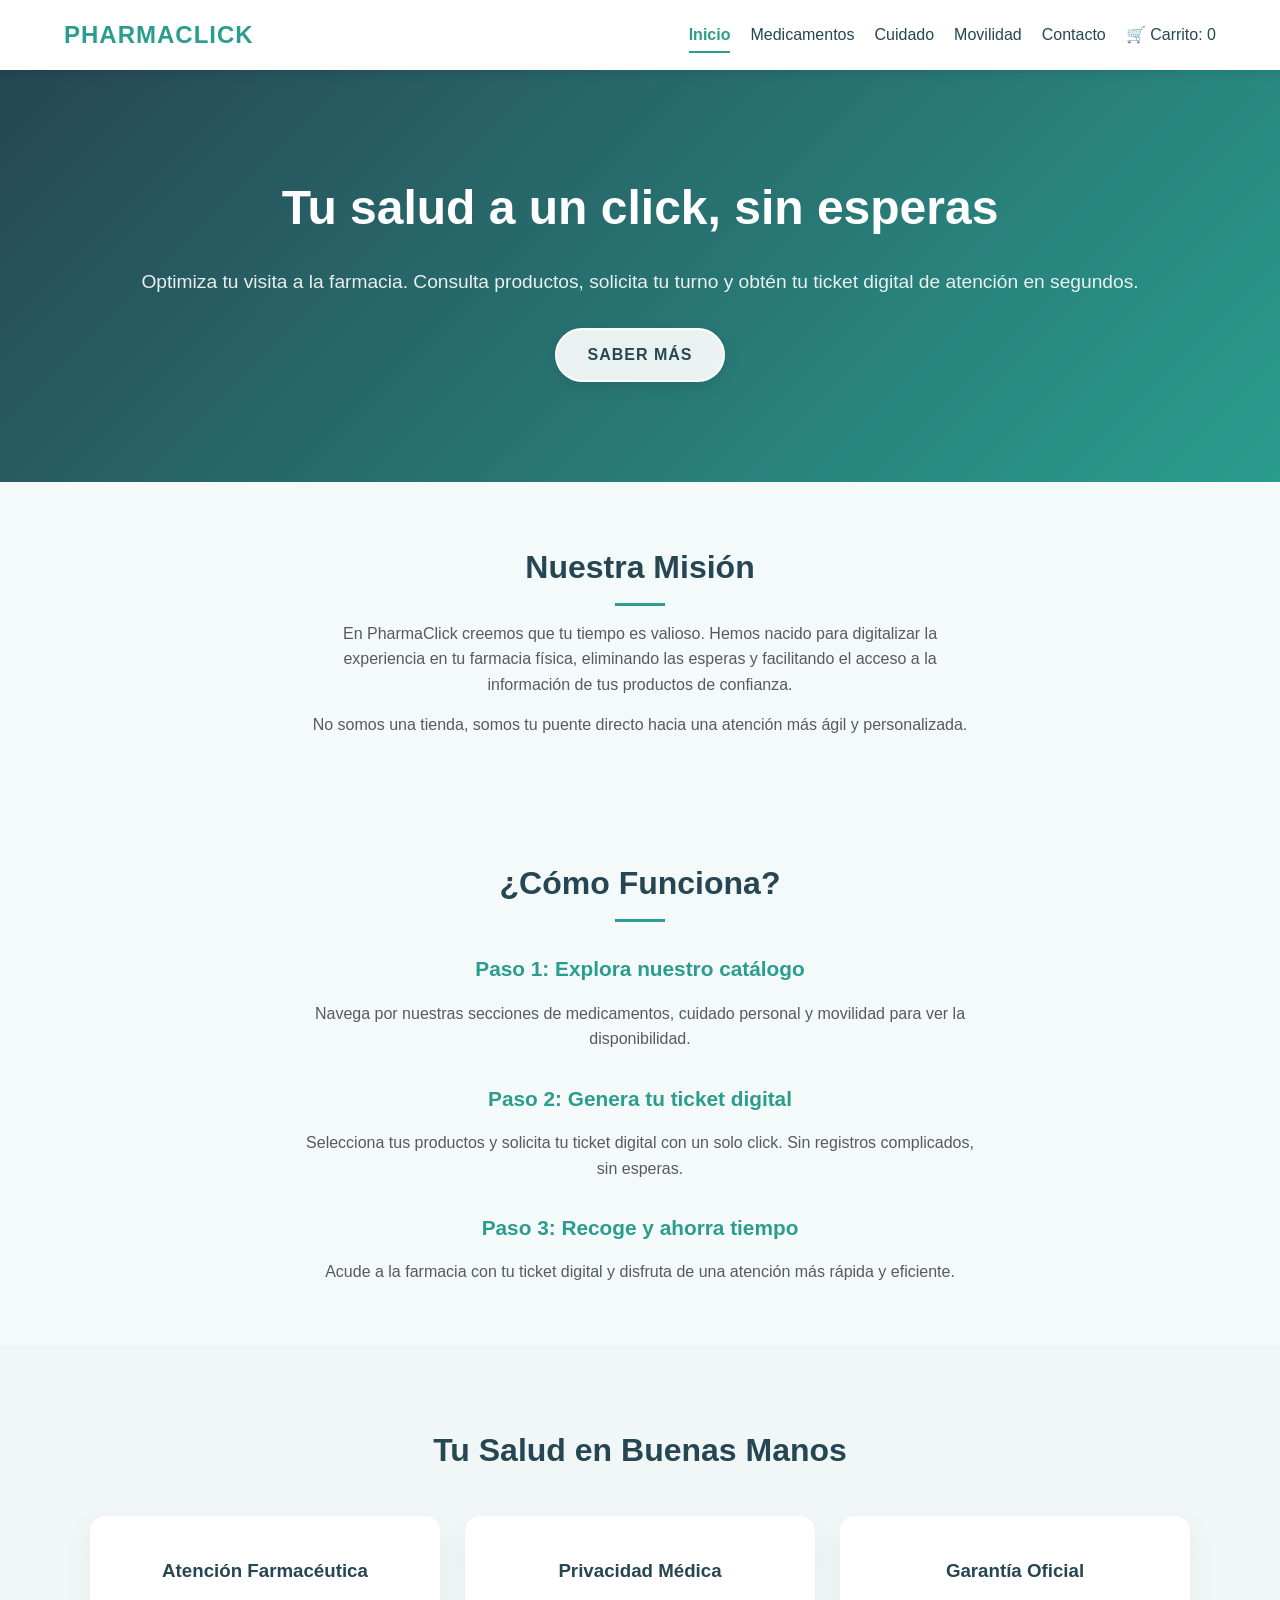
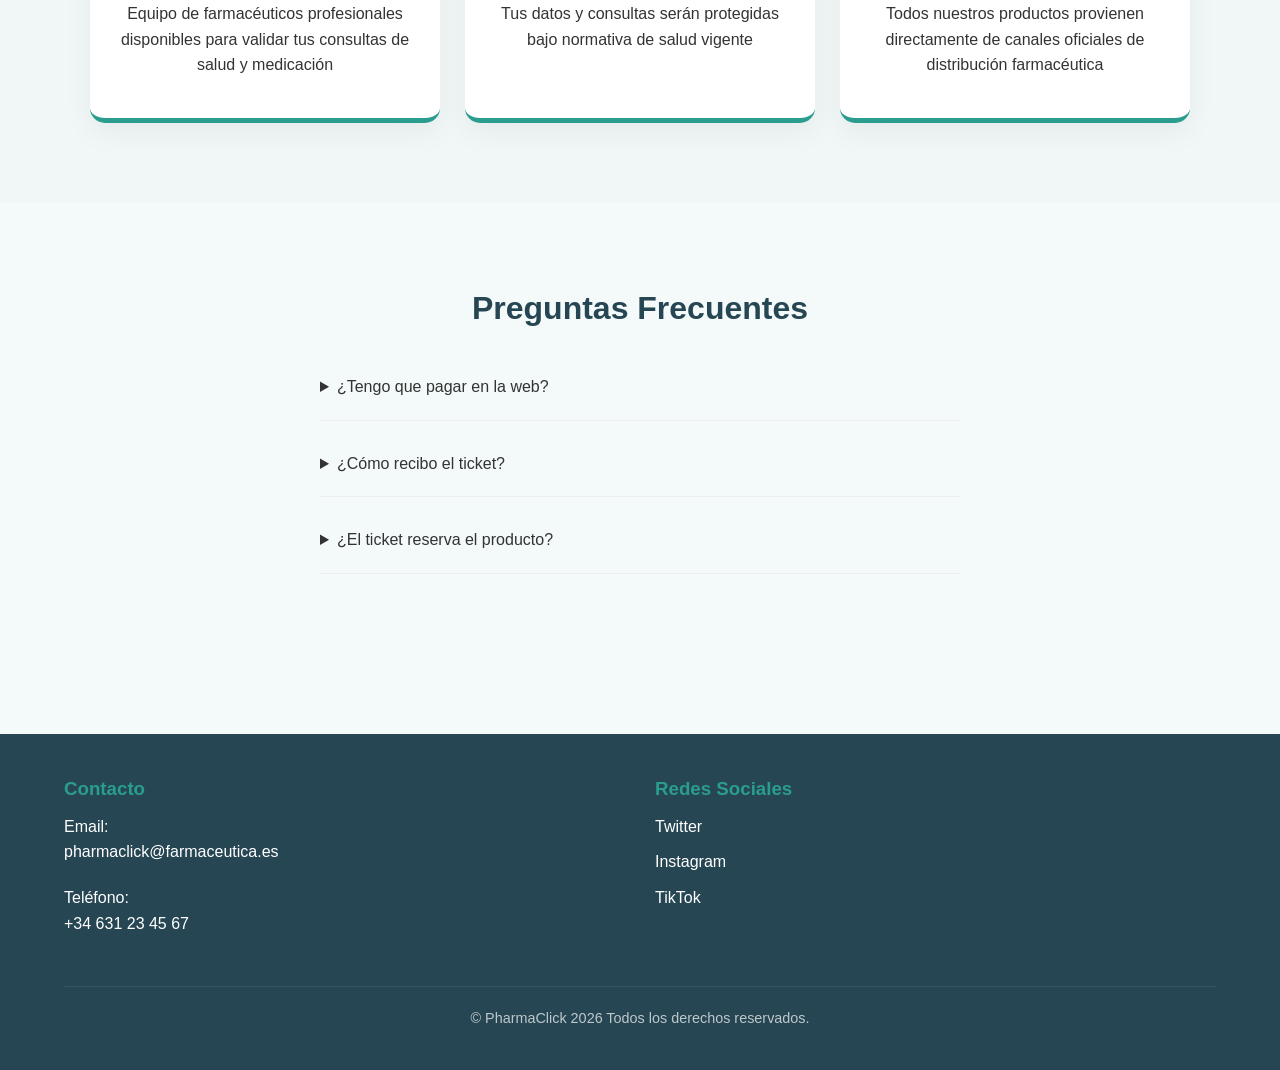
<file: index.html>
<!DOCTYPE html>
<html lang="es">
  <head>
    <meta charset="UTF-8">
    <meta name="viewport" content="width=device-width, initial-scale=1.0">  <!--para que sea responsive-->

    <title>PharmaClick | Tu Salud Sin Esperas</title>

    <meta name="description" content="PharmaClick: tu farmacia online de confianza evita colas largas en tu farmacia"> <!--SEO-->
    <meta name="keywords" content="farmacia, salud, ticket digital, medicamentos">
    <meta name="author" content="Afia Zafar">

    <base href="./"> <!--es la base de las URL, que es la carpeta donde esta todo-->
    <link rel="icon" type="image/png" href="images/PharmaClick-logo.png">
    <link rel="stylesheet" href="CSS/reset.css">
    <link rel="stylesheet" href="CSS/styles.css">
  </head>

<body>
    <header role="banner">
        <div class="logo">
            <a href="index.html">PharmaClick</a>
        </div>
        
        <nav role="navigation" aria-label="Menú principal">
            <ul>
                <li><a href="index.html" class="active">Inicio</a></li>
                <li><a href="medicamentos.html">Medicamentos</a></li>
                <li><a href="cuidado.html">Cuidado</a></li>
                <li><a href="movilidad.html">Movilidad</a></li>
                <li><a href="contacto.html">Contacto</a></li>
                <li><a href="ticket.html">🛒 Carrito: <span id="cart-count">0</span></a></li>
            </ul>
        </nav>
    </header>

    <main role="main" id="main-content">
        
        <section class="hero" aria-labelledby="hero-title">
            <h1 id="hero-title">Tu salud a un click, sin esperas</h1>
            <p>Optimiza tu visita a la farmacia. Consulta productos, solicita tu turno y obtén tu ticket digital de atención en segundos.</p>
            <a href="#mision" class="btn-cta">Saber más</a>        
        </section>

        <section id="mision" aria-labelledby="mision-titulo">
            <h2 id="mision-titulo">Nuestra Misión</h2>
            <p>En PharmaClick creemos que tu tiempo es valioso. Hemos nacido para digitalizar la experiencia en tu farmacia física, eliminando las esperas y facilitando el acceso a la información de tus productos de confianza.</p>
            <p>No somos una tienda, somos tu puente directo hacia una atención más ágil y personalizada.</p>
        </section>

        <section id="funcion" aria-labelledby="funcion-titulo">
            <h2 id="funcion-titulo">¿Cómo Funciona?</h2>
            <ol>
                <li>
                    <strong>Paso 1: Explora nuestro catálogo</strong>
                    <p>Navega por nuestras secciones de medicamentos, cuidado personal y movilidad para ver la disponibilidad.</p>

                </li>
                <li>
                    <strong>Paso 2: Genera tu ticket digital</strong>
                    <p>Selecciona tus productos y solicita tu ticket digital con un solo click. Sin registros complicados, sin esperas.</p>
                </li>
                <li>
                    <strong>Paso 3: Recoge y ahorra tiempo</strong>
                    <p>Acude a la farmacia con tu ticket digital y disfruta de una atención más rápida y eficiente.</p>
                </li>
            </ol>
        </section>

        <section id="confianza" aria-labelledby="confianza-titulo">
            <h2 id="confianza-titulo">Tu Salud en Buenas Manos</h2>
            <div class="confianza-grid">
                <article class="confianza-card">
                    <h3>Atención Farmacéutica</h3>
                    <p>Equipo de farmacéuticos profesionales disponibles para validar tus consultas de salud y medicación</p>
                </article>

                <article class="confianza-card">
                    <h3>Privacidad Médica</h3>
                    <p>Tus datos y consultas serán protegidas bajo normativa de salud vigente</p>
                </article>

                <article class="confianza-card">
                    <h3>Garantía Oficial</h3>
                    <p>Todos nuestros productos provienen directamente de canales oficiales de distribución farmacéutica</p>
                </article>
            </div>
        </section>

        <section id="faq" aria-labelledby="faq-titulo">
            <h2 id="faq-titulo">Preguntas Frecuentes</h2>
            <div class="faq-container">
                <details class="faq-item">
                    <summary>¿Tengo que pagar en la web?</summary>
                    <p>No, PharmaClick es gratuito. El pago de tus productos se realiza siempre en el mostrador de la farmacia al recoger tu pedido, así como presentar las recetas, si es el caso</p>
                </details>

                <details class="faq-item">
                    <summary>¿Cómo recibo el ticket?</summary>
                    <p>Al finalizar, se generará un código único en la pantalla, con la lista de productos seleccionados. Puedes hacerle una captura de pantalla o descargarlo como PDF para mostrarlo al llegar a la farmacia.</p>
                </details>

                <details class="faq-item">
                    <summary>¿El ticket reserva el producto?</summary>
                    <p>El ticket garantiza tu turno prioritario. La disponibilidad final se confirma en el establecimiento según el stock en tiempo real.</p>
                </details>
            </div>
        </section>

    </main>

    <footer role="contentinfo">
        <div class="footer-grid">
            <section>
                <h3>Contacto</h3>
                <p>Email: <a href="mailto:pharmaclick@farmaceutica.es">pharmaclick@farmaceutica.es</a></p>

                <p>Teléfono: <a href="tel:+34631234567">+34 631 23 45 67</a></p>
            </section>
            <section>
                <h3>Redes Sociales</h3>
                <a href="https://twitter.com/..." target="_blank" rel="noopener noreferrer" aria-label="Twitter">Twitter</a>
                <a href="https://www.instagram.com/?hl=es" target="_blank" rel="noopener noreferrer" aria-label="Instagram">Instagram</a>
                <a href="https://www.tiktok.com/es-419/" target="_blank" rel="noopener noreferrer" aria-label="TikTok">TikTok</a>                
            </section>
        </div>
        <p class="copyright">&copy; PharmaClick 2026 Todos los derechos reservados.</p>
    </footer>

    <script src="JS/script.js"></script>

</body>
</html>
</file>
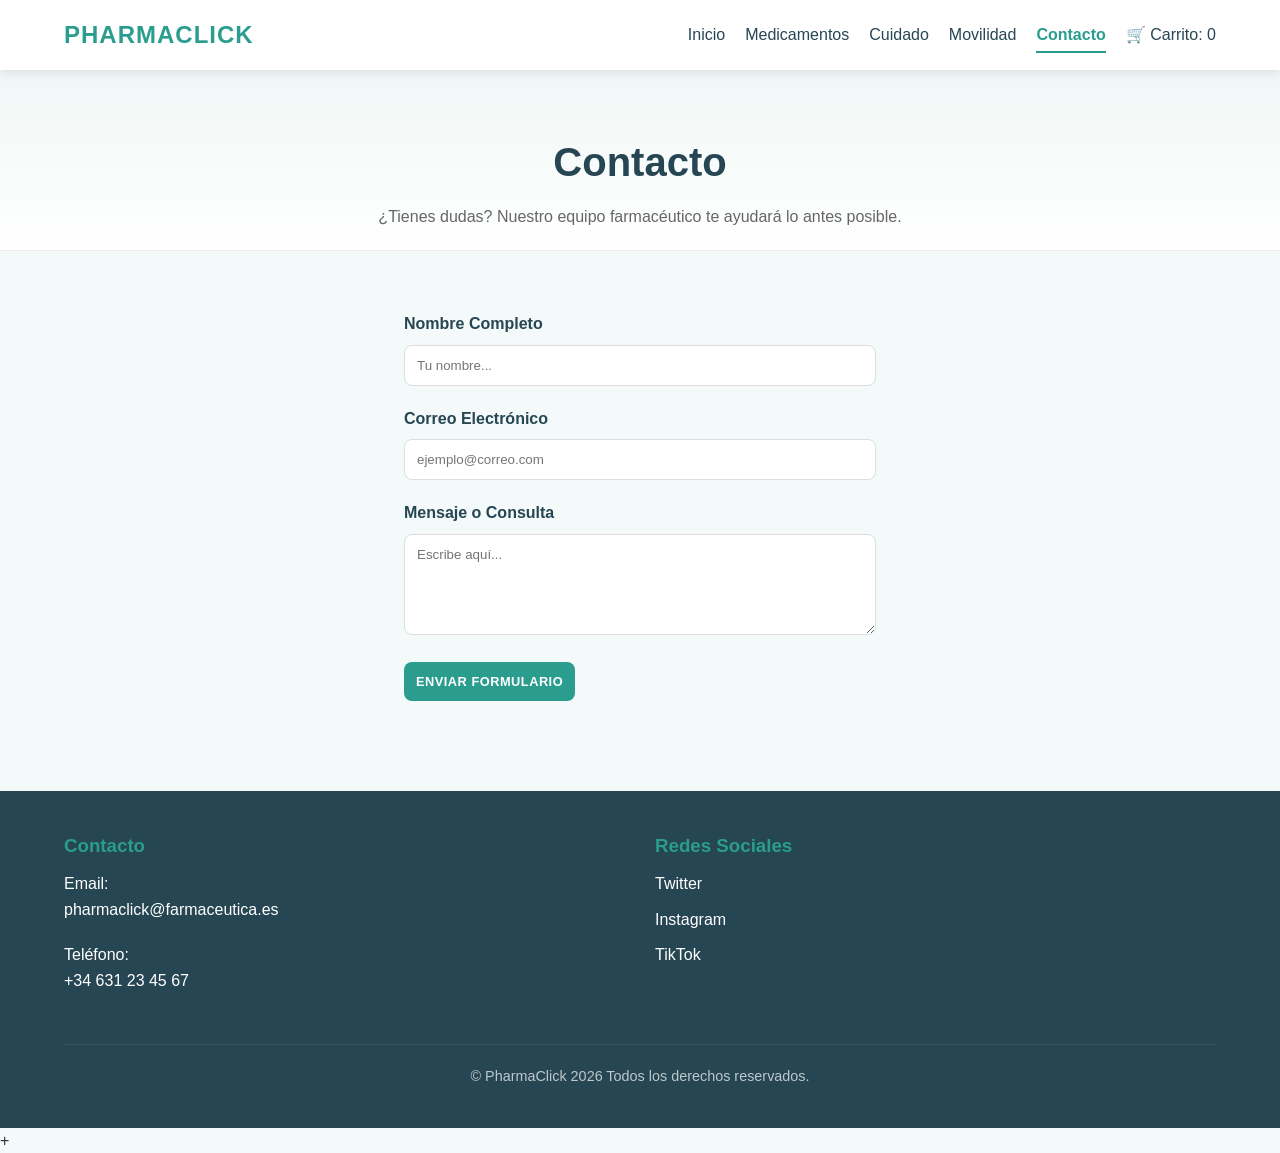
<file: contacto.html>
<!DOCTYPE html>
<html lang="es">
  <head>
    <meta charset="UTF-8">
    <meta name="viewport" content="width=device-width, initial-scale=1.0">  <!--para que sea responsive-->

    <title>Contacto | Tu Salud Sin Esperas</title>

    <meta name="description" content="PharmaClick: tu farmacia online de confianza evita colas largas en tu farmacia"> <!--SEO-->
    <meta name="keywords" content="farmacia, salud">
    <meta name="author" content="Afia Zafar">

    <base href="./"> <!--es la base de las URL, que es la carpeta donde esta todo-->
    <link rel="icon" type="image/png" href="images/PharmaClick-logo.png">
    <link rel="stylesheet" href="CSS/reset.css">
    <link rel="stylesheet" href="CSS/styles.css">
  </head>

<body>
    <header role="banner">
        <div class="logo">
            <a href="index.html">PharmaClick</a>
        </div>
        
        <nav role="navigation" aria-label="Menú principal">
            <ul>
                <li><a href="index.html">Inicio</a></li>
                <li><a href="medicamentos.html">Medicamentos</a></li>
                <li><a href="cuidado.html">Cuidado</a></li>
                <li><a href="movilidad.html">Movilidad</a></li>
                <li><a href="contacto.html" class="active">Contacto</a></li>
                <li><a href="ticket.html">🛒 Carrito: <span id="cart-count">0</span></a></li>
            </ul>
        </nav>
    </header>

    <main role="main" id="main-content">
        <section class="page-header" aria-labelledby="titulo-contacto">
            <h1 id="titulo-contacto">Contacto</h1>
            <p>¿Tienes dudas? Nuestro equipo farmacéutico te ayudará lo antes posible.</p>
        </section>

        <section class="contacto-container">
            <form class="contacto-form" action="#" method="POST">
                <div class="form-group">
                    <label for="nombre">Nombre Completo</label>
                    <input type="text" id="nombre" name="nombre" placeholder="Tu nombre..." required>
                </div>

                <div class="form-group">
                    <label for="email">Correo Electrónico</label>
                    <input type="email" id="email" name="email" placeholder="ejemplo@correo.com" required>
                </div>

                <div class="form-group">
                    <label for="mensaje">Mensaje o Consulta</label>
                    <textarea id="mensaje" name="mensaje" rows="5" placeholder="Escribe aquí..." required></textarea>
                </div>

                <button type="submit" class="btn-add">ENVIAR FORMULARIO</button>
            </form>
        </section>
    </main>

    <footer role="contentinfo">
        <div class="footer-grid">
            <section>
                <h3>Contacto</h3>
                <p>Email: <a href="mailto:pharmaclick@farmaceutica.es">pharmaclick@farmaceutica.es</a></p>

                <p>Teléfono: <a href="tel:+34631234567">+34 631 23 45 67</a></p>
            </section>
            <section>
                <h3>Redes Sociales</h3>
                <a href="https://twitter.com/..." target="_blank" rel="noopener noreferrer" aria-label="Twitter">Twitter</a>
                <a href="https://www.instagram.com/?hl=es" target="_blank" rel="noopener noreferrer" aria-label="Instagram">Instagram</a>
                <a href="https://www.tiktok.com/es-419/" target="_blank" rel="noopener noreferrer" aria-label="TikTok">TikTok</a>                
            </section>
        </div>
        <p class="copyright">&copy; PharmaClick 2026 Todos los derechos reservados.</p>
    </footer>


    <script src="JS/script.js"></script>
    
</body>
</html>







+
</file>
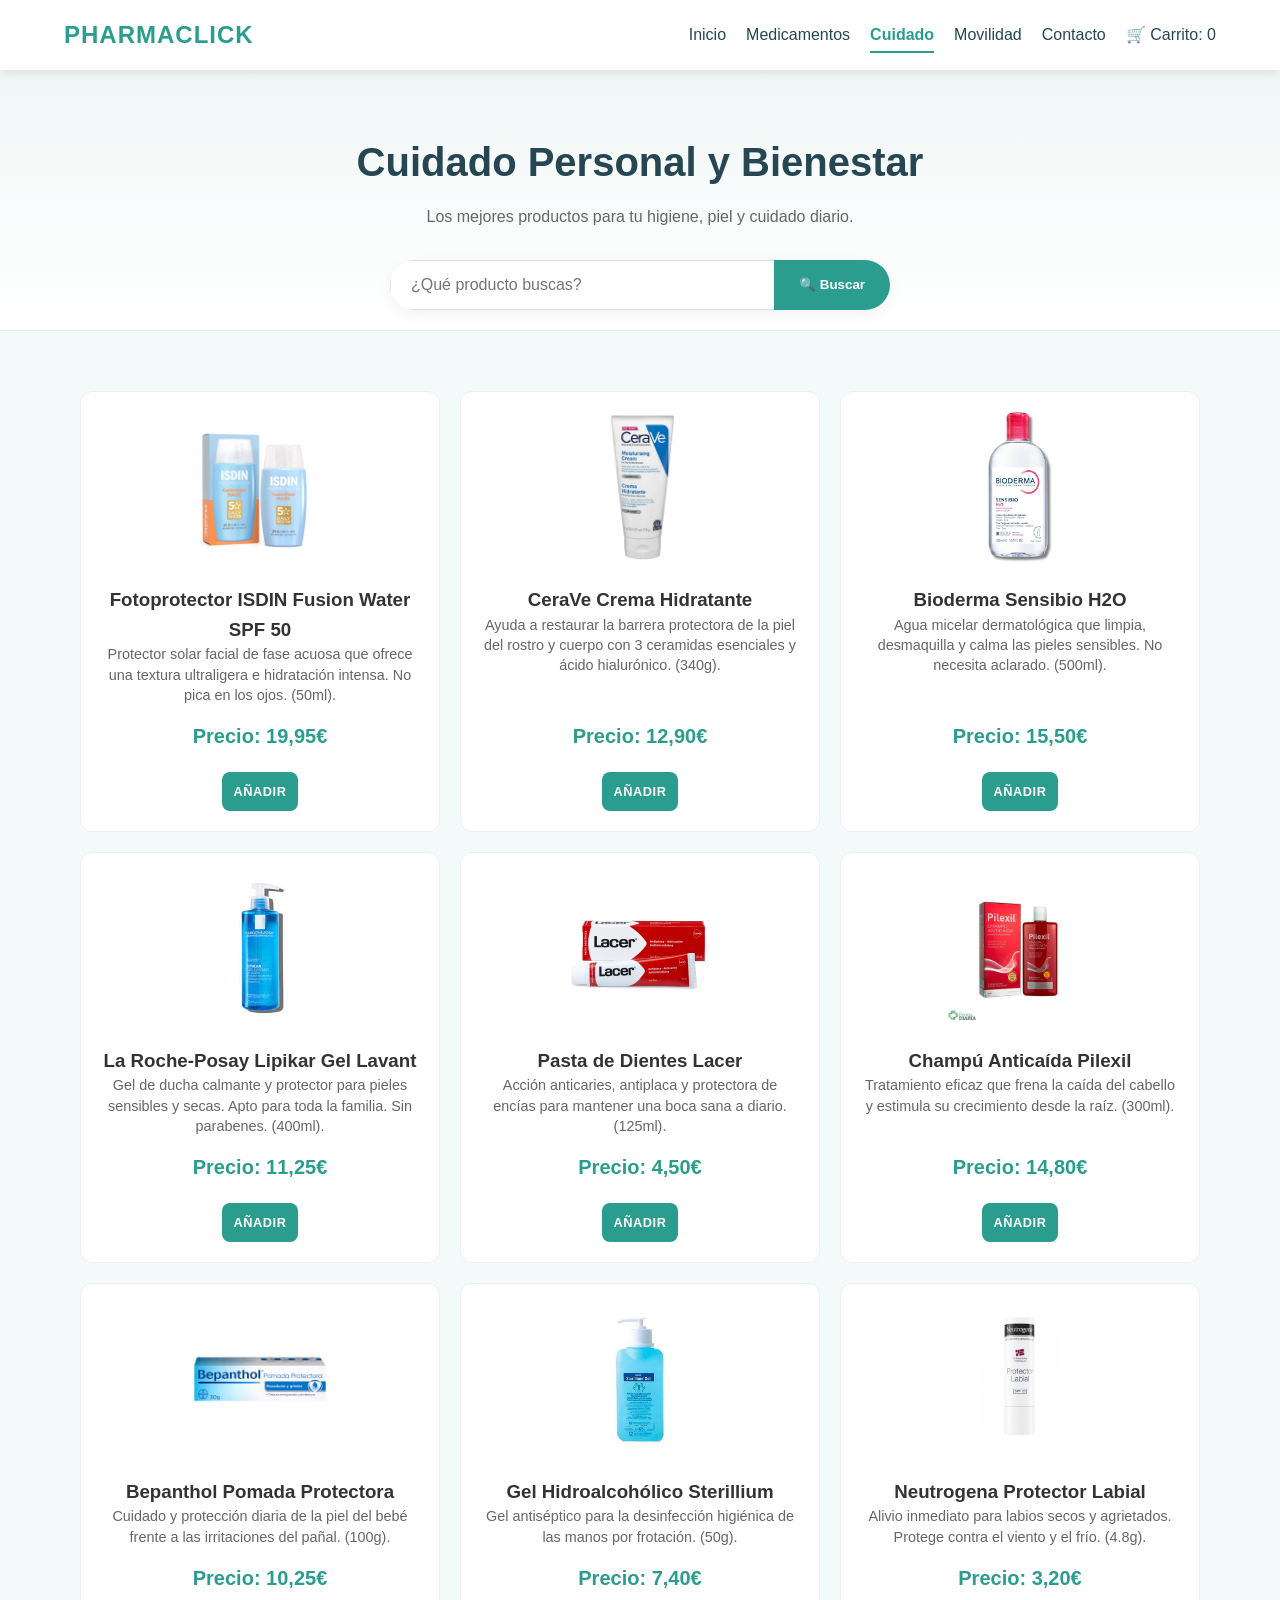
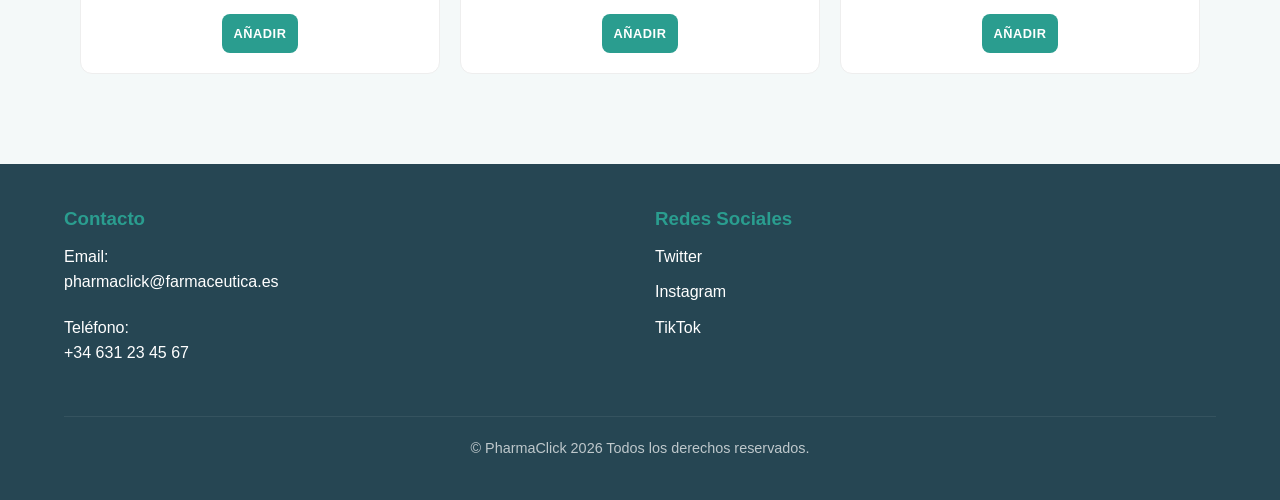
<file: cuidado.html>
<!DOCTYPE html>
<html lang="es">
  <head>
    <meta charset="UTF-8">
    <meta name="viewport" content="width=device-width, initial-scale=1.0">  <!--para que sea responsive-->

    <title>Cuidado | Tu Salud Sin Esperas</title>

    <meta name="description" content="PharmaClick: tu farmacia online de confianza evita colas largas en tu farmacia"> <!--SEO-->
    <meta name="keywords" content="farmacia, salud">
    <meta name="author" content="Afia Zafar">

    <base href="./"> <!--es la base de las URL, que es la carpeta donde esta todo-->
    <link rel="icon" type="image/png" href="images/PharmaClick-logo.png">
    <link rel="stylesheet" href="CSS/reset.css">
    <link rel="stylesheet" href="CSS/styles.css">
  </head>

<body>
    <header role="banner">
        <div class="logo">
            <a href="index.html">PharmaClick</a>
        </div>
        
        <nav role="navigation" aria-label="Menú principal">
            <ul>
                <li><a href="index.html">Inicio</a></li>
                <li><a href="medicamentos.html">Medicamentos</a></li>
                <li><a href="cuidado.html" class="active">Cuidado</a></li>
                <li><a href="movilidad.html">Movilidad</a></li>
                <li><a href="contacto.html">Contacto</a></li>
                <li><a href="ticket.html">🛒 Carrito: <span id="cart-count">0</span></a></li>
            </ul>
        </nav>
    </header>

    <main role="main" id="main-content">
        <section class="page-header" aria-labelledby="titulo-catalogo">
            <h1 id="titulo-catalogo">Cuidado Personal y Bienestar</h1>
            <p>Los mejores productos para tu higiene, piel y cuidado diario.</p>

            <div class="search-container">
                <label for="buscador" class="visually-hidden" style="display: none;">Buscar medicamento:</label>
                <input type="search" id="buscador" onkeyup="buscarProducto()" placeholder="¿Qué producto buscas?">
                <button class="btn-search" aria-label="buscar">🔍 Buscar</button>
            </div>
        </section>

        <section class="catalogo">
            <div class="product-grid">
                <article class="product-card">
                    <figure class="product-image">    
                        <img src="images/cuidado/sun-cream.jpg" alt="Fotoprotector ISDIN Fusion Water SPF 50">
                    </figure>
                    <h3>Fotoprotector ISDIN Fusion Water SPF 50</h3>
                    <p class="product-descr">Protector solar facial de fase acuosa que ofrece una textura ultraligera e hidratación intensa. No pica en los ojos. (50ml).</p>
                    <p class="product-price"><strong>Precio: 19,95€</strong></p>
                    <button class="btn-add" aria-label="Añadir Fotoprotector ISDIN Fusion Water SPF 50">Añadir</button>
                </article>

                <article class="product-card">
                    <figure class="product-image">    
                        <img src="images/cuidado/cerave-crema.jpg" alt="CeraVe Crema Hidratante">
                    </figure>
                    <h3>CeraVe Crema Hidratante</h3>
                    <p class="product-descr">Ayuda a restaurar la barrera protectora de la piel del rostro y cuerpo con 3 ceramidas esenciales y ácido hialurónico. (340g).</p>
                    <p class="product-price"><strong>Precio: 12,90€</strong></p>
                    <button class="btn-add" aria-label="CeraVe Crema Hidratante">Añadir</button>
                </article>

                <article class="product-card">
                    <figure class="product-image">    
                        <img src="images/cuidado/bioderma.jpg" alt="Bioderma Sensibio H2O">
                    </figure>
                    <h3>Bioderma Sensibio H2O</h3>
                    <p class="product-descr">Agua micelar dermatológica que limpia, desmaquilla y calma las pieles sensibles. No necesita aclarado. (500ml).</p>
                    <p class="product-price"><strong>Precio: 15,50€</strong></p>
                    <button class="btn-add" aria-label="Añadir Bioderma Sensibio H2O">Añadir</button>
                </article>

                <article class="product-card">
                    <figure class="product-image">    
                        <img src="images/cuidado/roche-posay.jpeg" alt="La Roche-Posay Lipikar Gel Lavant">
                    </figure>
                    <h3>La Roche-Posay Lipikar Gel Lavant</h3>
                    <p class="product-descr">Gel de ducha calmante y protector para pieles sensibles y secas. Apto para toda la familia. Sin parabenes. (400ml).</p>
                    <p class="product-price"><strong>Precio: 11,25€</strong></p>
                    <button class="btn-add" aria-label="Añadir La Roche-Posay Lipikar Gel Lavant">Añadir</button>
                </article>

                <article class="product-card">
                    <figure class="product-image">    
                        <img src="images/cuidado/PastaDientes.jpg" alt="Pasta de Dientes Lacer">
                    </figure>
                    <h3>Pasta de Dientes Lacer</h3>
                    <p class="product-descr">Acción anticaries, antiplaca y protectora de encías para mantener una boca sana a diario. (125ml).</p>
                    <p class="product-price"><strong>Precio: 4,50€</strong></p>
                    <button class="btn-add" aria-label="Añadir Pasta de Dientes Lacer">Añadir</button>
                </article>

                <article class="product-card">
                    <figure class="product-image">    
                        <img src="images/cuidado/pilexil-champu-anticaida-300ml.jpg" alt="Champú Anticaída Pilexil">
                    </figure>
                    <h3>Champú Anticaída Pilexil</h3>
                    <p class="product-descr">Tratamiento eficaz que frena la caída del cabello y estimula su crecimiento desde la raíz. (300ml).</p>
                    <p class="product-price"><strong>Precio: 14,80€</strong></p>
                    <button class="btn-add" aria-label="Añadir Champú Anticaída Pilexil">Añadir</button>
                </article>

                <article class="product-card">
                    <figure class="product-image">    
                        <img src="images/cuidado/pomadaBebe.jpg" alt="Bepanthol Pomada Protectora">
                    </figure>
                    <h3>Bepanthol Pomada Protectora</h3>
                    <p class="product-descr">Cuidado y protección diaria de la piel del bebé frente a las irritaciones del pañal. (100g).</p>
                    <p class="product-price"><strong>Precio: 10,25€</strong></p>
                    <button class="btn-add" aria-label="Añadir Bepanthol Pomada Protectora">Añadir</button>
                </article>

                <article class="product-card">
                    <figure class="product-image">    
                        <img src="images/cuidado/Sterillium-Gel-Antiseptico-Manos-475-Ml.jpg" alt="Gel Hidroalcohólico Sterillium">
                    </figure>
                    <h3>Gel Hidroalcohólico Sterillium</h3>
                    <p class="product-descr">Gel antiséptico para la desinfección higiénica de las manos por frotación. (50g).</p>
                    <p class="product-price"><strong>Precio: 7,40€</strong></p>
                    <button class="btn-add" aria-label="Añadir Gel Hidroalcohólico Sterillium">Añadir</button>
                </article>

                <article class="product-card">
                    <figure class="product-image">    
                        <img src="images/cuidado/neutrogena-labios-spf20-barra-48gr.png" alt="Neutrogena Protector Labial">
                    </figure>
                    <h3>Neutrogena Protector Labial</h3>
                    <p class="product-descr">Alivio inmediato para labios secos y agrietados. Protege contra el viento y el frío. (4.8g).</p>
                    <p class="product-price"><strong>Precio: 3,20€</strong></p>
                    <button class="btn-add" aria-label="Añadir Neutrogena Protector Labial">Añadir</button>
                </article>
            </div>
        </section>

    </main>

    <footer role="contentinfo">
        <div class="footer-grid">
            <section>
                <h3>Contacto</h3>
                <p>Email: <a href="mailto:pharmaclick@farmaceutica.es">pharmaclick@farmaceutica.es</a></p>

                <p>Teléfono: <a href="tel:+34631234567">+34 631 23 45 67</a></p>
            </section>
            <section>
                <h3>Redes Sociales</h3>
                <a href="https://twitter.com/..." target="_blank" rel="noopener noreferrer" aria-label="Twitter">Twitter</a>
                <a href="https://www.instagram.com/?hl=es" target="_blank" rel="noopener noreferrer" aria-label="Instagram">Instagram</a>
                <a href="https://www.tiktok.com/es-419/" target="_blank" rel="noopener noreferrer" aria-label="TikTok">TikTok</a>                
            </section>
        </div>
        <p class="copyright">&copy; PharmaClick 2026 Todos los derechos reservados.</p>
    </footer>


    <script src="JS/script.js"></script>
    
</body>
</html>
</file>
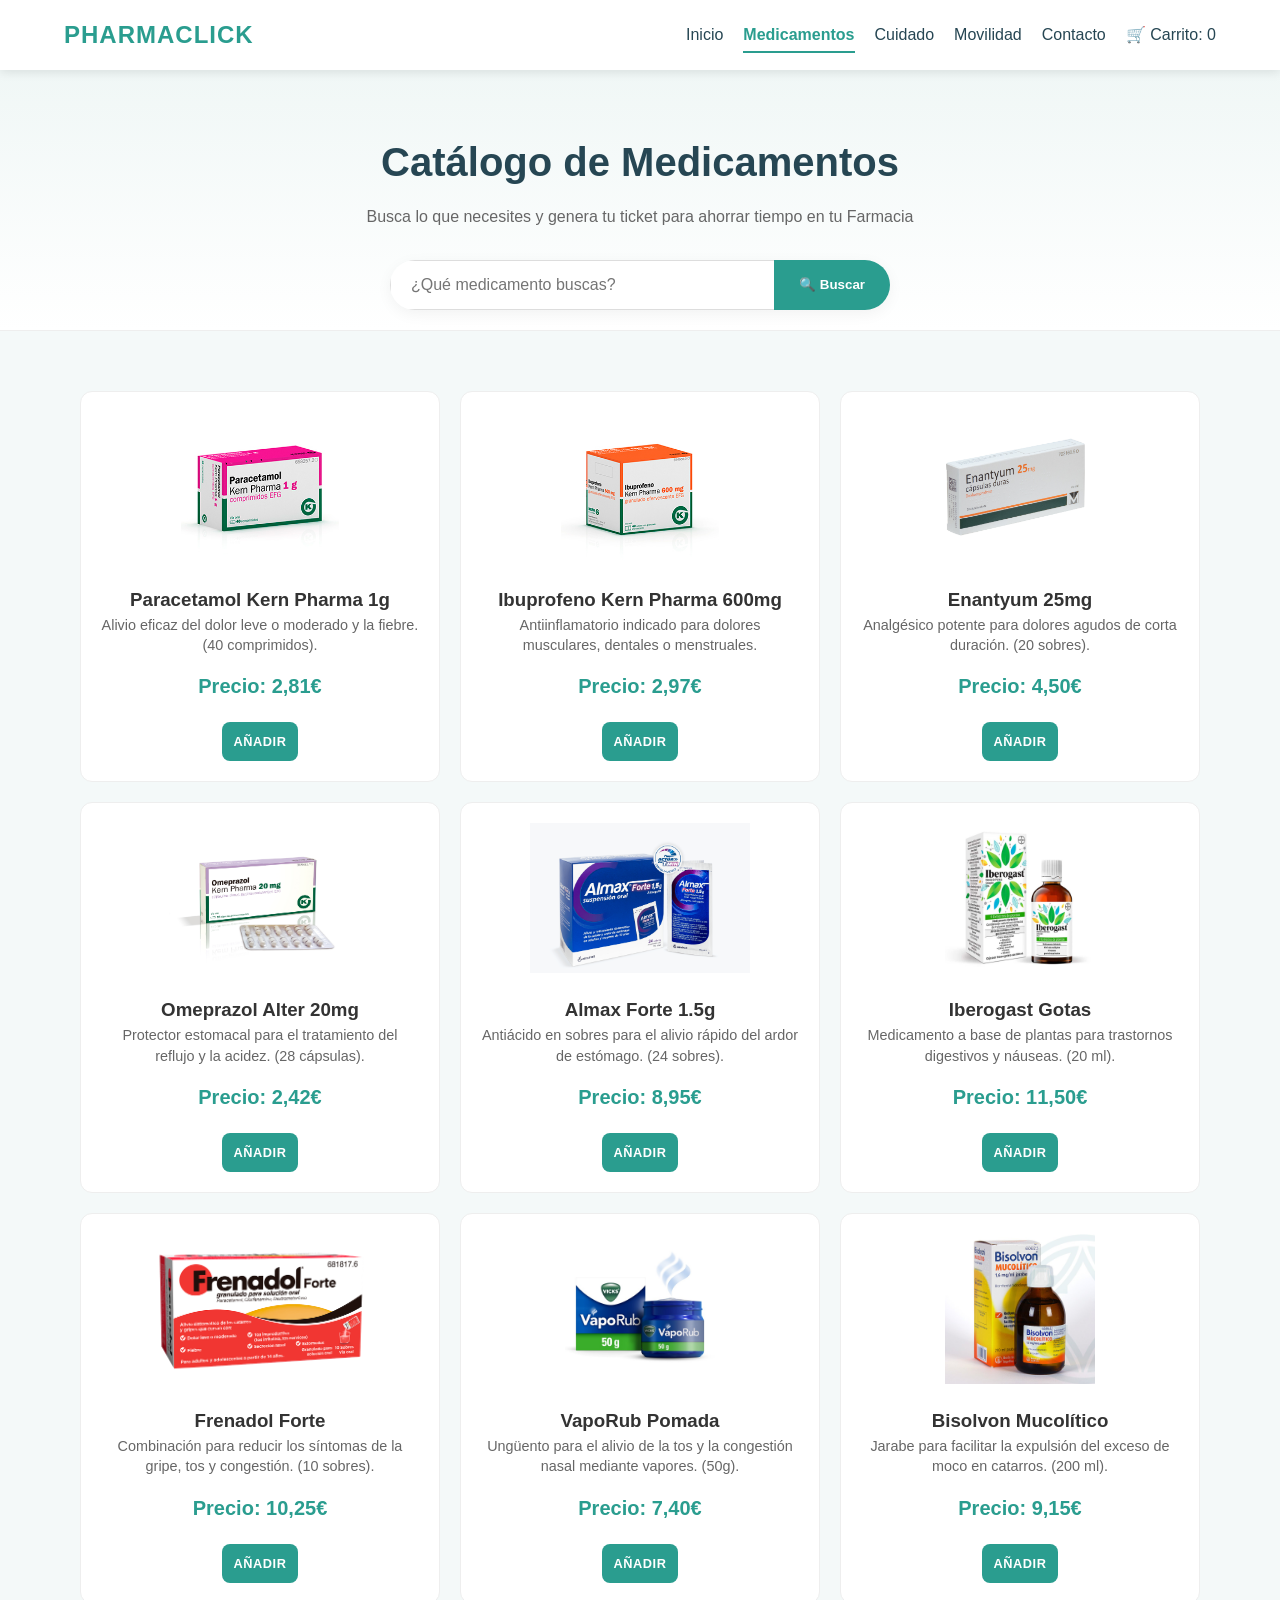
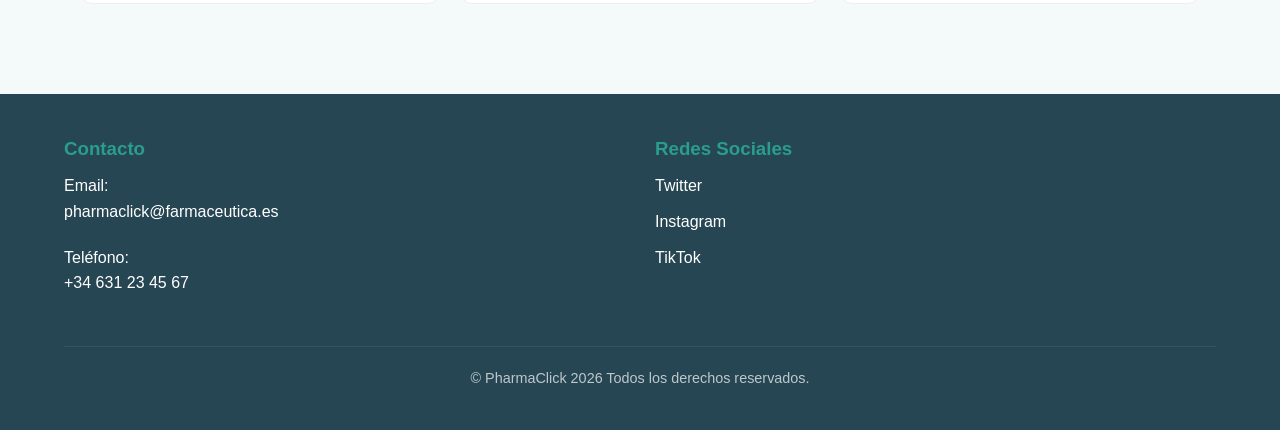
<file: medicamentos.html>
<!DOCTYPE html>
<html lang="es">
  <head>
    <meta charset="UTF-8">
    <meta name="viewport" content="width=device-width, initial-scale=1.0">  <!--para que sea responsive-->

    <title>Medicamentos | Tu Salud Sin Esperas</title>

    <meta name="description" content="PharmaClick: tu farmacia online de confianza evita colas largas en tu farmacia"> <!--SEO-->
    <meta name="keywords" content="farmacia, salud">
    <meta name="author" content="Afia Zafar">

    <base href="./"> <!--es la base de las URL, que es la carpeta donde esta todo-->
    <link rel="icon" type="image/png" href="images/PharmaClick-logo.png">
    <link rel="stylesheet" href="CSS/reset.css">
    <link rel="stylesheet" href="CSS/styles.css">
  </head>

<body>
    <header role="banner">
        <div class="logo">
            <a href="index.html">PharmaClick</a>
        </div>
        
        <nav role="navigation" aria-label="Menú principal">
            <ul>
                <li><a href="index.html">Inicio</a></li>
                <li><a href="medicamentos.html" class="active">Medicamentos</a></li>
                <li><a href="cuidado.html">Cuidado</a></li>
                <li><a href="movilidad.html">Movilidad</a></li>
                <li><a href="contacto.html">Contacto</a></li>
                <li><a href="ticket.html">🛒 Carrito: <span id="cart-count">0</span></a></li>
            </ul>
        </nav>
    </header>

    <main role="main" id="main-content">
        <section class="page-header" aria-labelledby="titulo-catalogo">
            <h1 id="titulo-catalogo">Catálogo de Medicamentos</h1>
            <p>Busca lo que necesites y genera tu ticket para ahorrar tiempo en tu Farmacia</p>

            <div class="search-container">
                <label for="buscador" class="visually-hidden" style="display: none;">Buscar medicamento:</label>
                <input type="search" id="buscador" onkeyup="buscarProducto()" placeholder="¿Qué medicamento buscas?">
                <button class="btn-search" aria-label="buscar">🔍 Buscar</button>
            </div>
        </section>

        <section class="catalogo">
            <div class="product-grid">
                <article class="product-card">
                    <figure class="product-image">    
                        <img src="images/medicamentos/paracetamol.jpeg" alt="Paracetamol 1g">
                    </figure>
                    <h3>Paracetamol Kern Pharma 1g</h3>
                    <p class="product-descr">Alivio eficaz del dolor leve o moderado y la fiebre. (40 comprimidos).</p>
                    <p class="product-price"><strong>Precio: 2,81€</strong></p>
                    <button class="btn-add" aria-label="Añadir Paracetamol Kern Pharma">Añadir</button>
                </article>

                <article class="product-card">
                    <figure class="product-image">    
                        <img src="images/medicamentos/ibuprofeno.jpeg" alt="Ibuprofeno 600mg">
                    </figure>
                    <h3>Ibuprofeno Kern Pharma 600mg</h3>
                    <p class="product-descr">Antiinflamatorio indicado para dolores musculares, dentales o menstruales.</p>
                    <p class="product-price"><strong>Precio: 2,97€</strong></p>
                    <button class="btn-add" aria-label="Añadir Ibuprofeno Kern Pharma">Añadir</button>
                </article>

                <article class="product-card">
                    <figure class="product-image">    
                        <img src="images/medicamentos/enantyum.jpg" alt="Enantyum 25mg">
                    </figure>
                    <h3>Enantyum 25mg</h3>
                    <p class="product-descr">Analgésico potente para dolores agudos de corta duración. (20 sobres).</p>
                    <p class="product-price"><strong>Precio: 4,50€</strong></p>
                    <button class="btn-add" aria-label="Añadir Enantyum">Añadir</button>
                </article>

                <article class="product-card">
                    <figure class="product-image">    
                        <img src="images/medicamentos/omeprazol.jpeg" alt="Omeprazol Alter 20mg">
                    </figure>
                    <h3>Omeprazol Alter 20mg</h3>
                    <p class="product-descr">Protector estomacal para el tratamiento del reflujo y la acidez. (28 cápsulas).</p>
                    <p class="product-price"><strong>Precio: 2,42€</strong></p>
                    <button class="btn-add" aria-label="Añadir Omeprazol">Añadir</button>
                </article>

                <article class="product-card">
                    <figure class="product-image">    
                        <img src="images/medicamentos/almaxForte.png" alt="Almax Forte 1.5g">
                    </figure>
                    <h3>Almax Forte 1.5g</h3>
                    <p class="product-descr">Antiácido en sobres para el alivio rápido del ardor de estómago. (24 sobres).</p>
                    <p class="product-price"><strong>Precio: 8,95€</strong></p>
                    <button class="btn-add" aria-label="Añadir Almax Forte">Añadir</button>
                </article>

                <article class="product-card">
                    <figure class="product-image">    
                        <img src="images/medicamentos/iberogast.jpg" alt="Iberogast Gotas">
                    </figure>
                    <h3>Iberogast Gotas</h3>
                    <p class="product-descr">Medicamento a base de plantas para trastornos digestivos y náuseas. (20 ml).</p>
                    <p class="product-price"><strong>Precio: 11,50€</strong></p>
                    <button class="btn-add" aria-label="Añadir Iberogast Gotas">Añadir</button>
                </article>

                <article class="product-card">
                    <figure class="product-image">    
                        <img src="images/medicamentos/frenadol.png" alt="Frenadol Forte">
                    </figure>
                    <h3>Frenadol Forte</h3>
                    <p class="product-descr">Combinación para reducir los síntomas de la gripe, tos y congestión. (10 sobres).</p>
                    <p class="product-price"><strong>Precio: 10,25€</strong></p>
                    <button class="btn-add" aria-label="Añadir Frenadol Forte">Añadir</button>
                </article>

                <article class="product-card">
                    <figure class="product-image">    
                        <img src="images/medicamentos/Vicks.jpg" alt="VapoRub Pomada">
                    </figure>
                    <h3>VapoRub Pomada</h3>
                    <p class="product-descr">Ungüento para el alivio de la tos y la congestión nasal mediante vapores. (50g).</p>
                    <p class="product-price"><strong>Precio: 7,40€</strong></p>
                    <button class="btn-add" aria-label="Añadir VapoRub Pomada">Añadir</button>
                </article>

                <article class="product-card">
                    <figure class="product-image">    
                        <img src="images/medicamentos/jarabe-1440.jpg" alt="Bisolvon Mucolítico">
                    </figure>
                    <h3>Bisolvon Mucolítico</h3>
                    <p class="product-descr">Jarabe para facilitar la expulsión del exceso de moco en catarros. (200 ml).</p>
                    <p class="product-price"><strong>Precio: 9,15€</strong></p>
                    <button class="btn-add" aria-label="Añadir Bisolvon Mucolítico">Añadir</button>
                </article>
            </div>
        </section>

    </main>

    <footer role="contentinfo">
        <div class="footer-grid">
            <section>
                <h3>Contacto</h3>
                <p>Email: <a href="mailto:pharmaclick@farmaceutica.es">pharmaclick@farmaceutica.es</a></p>

                <p>Teléfono: <a href="tel:+34631234567">+34 631 23 45 67</a></p>
            </section>
            <section>
                <h3>Redes Sociales</h3>
                <a href="https://twitter.com/..." target="_blank" rel="noopener noreferrer" aria-label="Twitter">Twitter</a>
                <a href="https://www.instagram.com/?hl=es" target="_blank" rel="noopener noreferrer" aria-label="Instagram">Instagram</a>
                <a href="https://www.tiktok.com/es-419/" target="_blank" rel="noopener noreferrer" aria-label="TikTok">TikTok</a>                
            </section>
        </div>
        <p class="copyright">&copy; PharmaClick 2026 Todos los derechos reservados.</p>
    </footer>


    <script src="JS/script.js"></script>
    
</body>
</html>
</file>
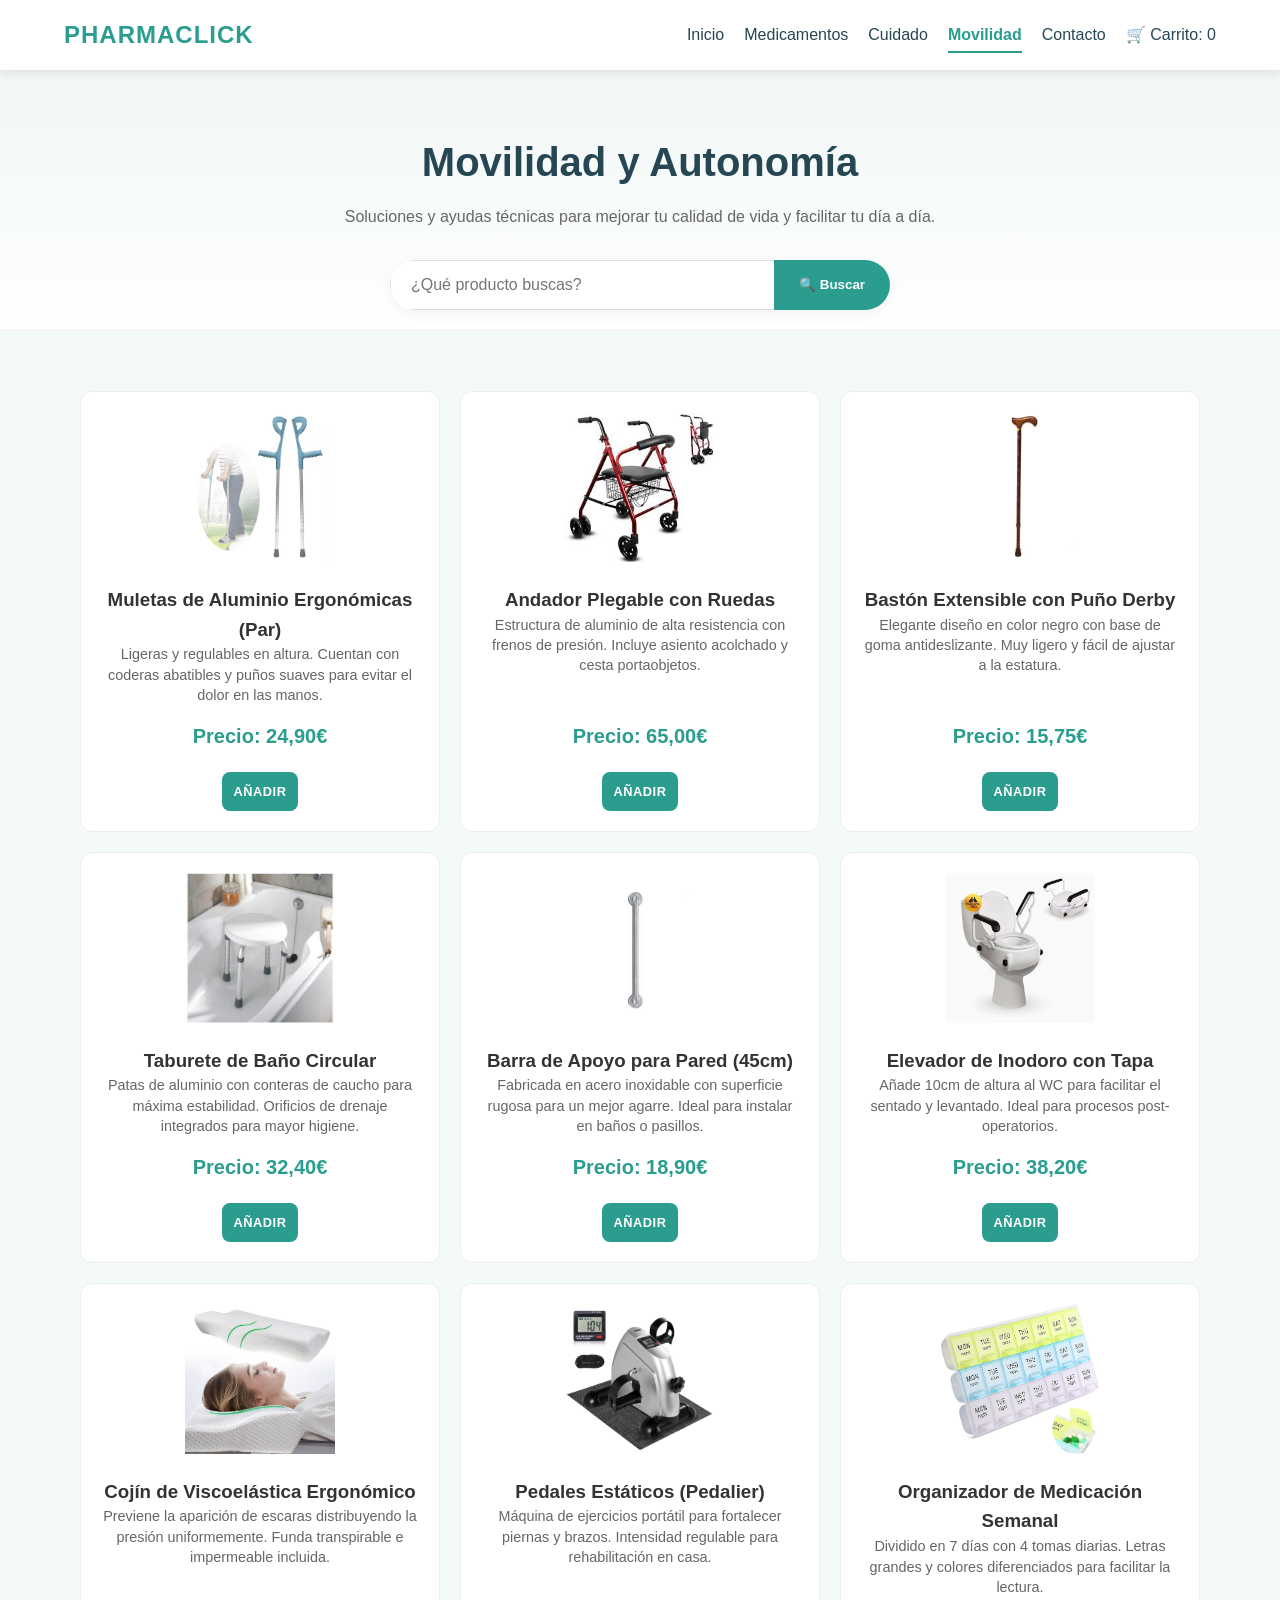
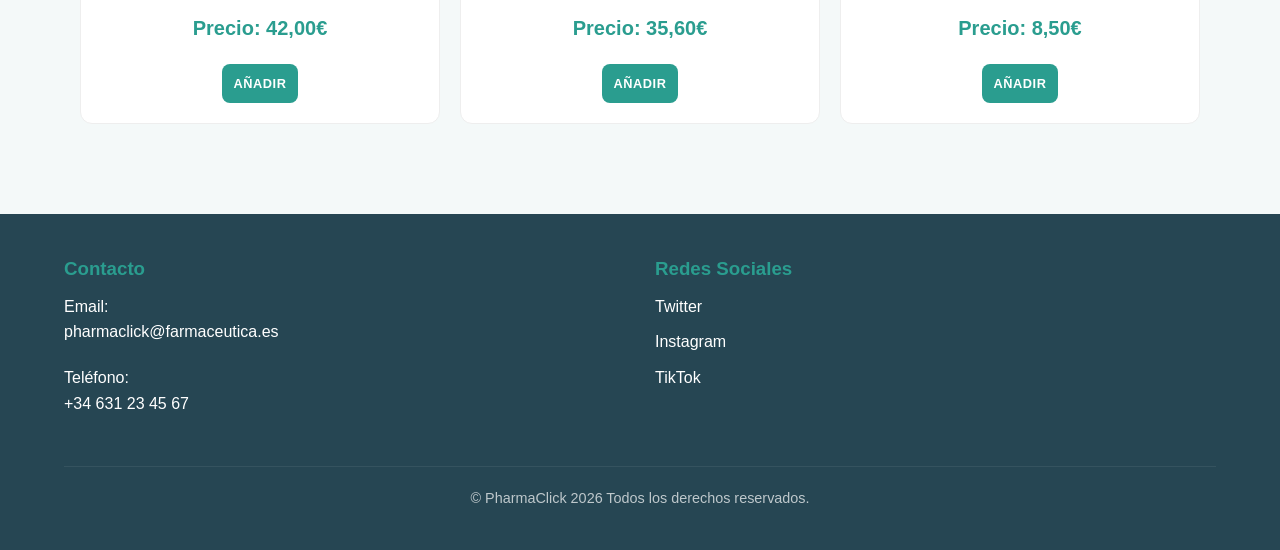
<file: movilidad.html>
<!DOCTYPE html>
<html lang="es">
  <head>
    <meta charset="UTF-8">
    <meta name="viewport" content="width=device-width, initial-scale=1.0">  <!--para que sea responsive-->

    <title>Movilidad | Tu Salud Sin Esperas</title>

    <meta name="description" content="PharmaClick: tu farmacia online de confianza evita colas largas en tu farmacia"> <!--SEO-->
    <meta name="keywords" content="farmacia, salud">
    <meta name="author" content="Afia Zafar">

    <base href="./"> <!--es la base de las URL, que es la carpeta donde esta todo-->
    <link rel="icon" type="image/png" href="images/PharmaClick-logo.png">
    <link rel="stylesheet" href="CSS/reset.css">
    <link rel="stylesheet" href="CSS/styles.css">
  </head>

<body>
    <header role="banner">
        <div class="logo">
            <a href="index.html">PharmaClick</a>
        </div>
        
        <nav role="navigation" aria-label="Menú principal">
            <ul>
                <li><a href="index.html">Inicio</a></li>
                <li><a href="medicamentos.html">Medicamentos</a></li>
                <li><a href="cuidado.html">Cuidado</a></li>
                <li><a href="movilidad.html" class="active">Movilidad</a></li>
                <li><a href="contacto.html">Contacto</a></li>
                <li><a href="ticket.html">🛒 Carrito: <span id="cart-count">0</span></a></li>
            </ul>
        </nav>
    </header>

    <main role="main" id="main-content">
        <section class="page-header" aria-labelledby="titulo-movilidad">
            <h1 id="titulo-movilidad">Movilidad y Autonomía</h1>
            <p>Soluciones y ayudas técnicas para mejorar tu calidad de vida y facilitar tu día a día.</p>

            <div class="search-container">
                <label for="buscador" class="visually-hidden" style="display: none;">Buscar medicamento:</label>
                <input type="search" id="buscador" onkeyup="buscarProducto()" placeholder="¿Qué producto buscas?">
                <button class="btn-search" aria-label="buscar">🔍 Buscar</button>
            </div>
        </section>

        <section class="catalogo">
            <div class="product-grid">
                <article class="product-card">
                    <figure class="product-image">    
                        <img src="images/movilidad/muletas.jpg" alt="Muletas de Aluminio Ergonómicas (Par)">
                    </figure>
                    <h3>Muletas de Aluminio Ergonómicas (Par)</h3>
                    <p class="product-descr">Ligeras y regulables en altura. Cuentan con coderas abatibles y puños suaves para evitar el dolor en las manos.</p>
                    <p class="product-price"><strong>Precio: 24,90€</strong></p>
                    <button class="btn-add" aria-label="Añadir Muletas de Aluminio Ergonómicas (Par)">Añadir</button>
                </article>

                <article class="product-card">
                    <figure class="product-image">    
                        <img src="images/movilidad/andador.jpeg" alt="Andador Plegable con Ruedas">
                    </figure>
                    <h3>Andador Plegable con Ruedas</h3>
                    <p class="product-descr">Estructura de aluminio de alta resistencia con frenos de presión. Incluye asiento acolchado y cesta portaobjetos.</p>
                    <p class="product-price"><strong>Precio: 65,00€</strong></p>
                    <button class="btn-add" aria-label="Añadir Andador Plegable con Ruedas">Añadir</button>
                </article>

                <article class="product-card">
                    <figure class="product-image">    
                        <img src="images/movilidad/baston.jpg" alt="Bastón Extensible con Puño Derby">
                    </figure>
                    <h3>Bastón Extensible con Puño Derby</h3>
                    <p class="product-descr">Elegante diseño en color negro con base de goma antideslizante. Muy ligero y fácil de ajustar a la estatura.</p>
                    <p class="product-price"><strong>Precio: 15,75€</strong></p>
                    <button class="btn-add" aria-label="Añadir Bastón Extensible con Puño Derby">Añadir</button>
                </article>

                <article class="product-card">
                    <figure class="product-image">    
                        <img src="images/movilidad/silla-ducha.jpg" alt="Taburete de Baño Circular">
                    </figure>
                    <h3>Taburete de Baño Circular</h3>
                    <p class="product-descr">Patas de aluminio con conteras de caucho para máxima estabilidad. Orificios de drenaje integrados para mayor higiene.</p>
                    <p class="product-price"><strong>Precio: 32,40€</strong></p>
                    <button class="btn-add" aria-label="Añadir Taburete de Baño Circular">Añadir</button>
                </article>

                <article class="product-card">
                    <figure class="product-image">    
                        <img src="images/movilidad/asidero.jpg" alt="Barra de Apoyo para Pared (45cm)">
                    </figure>
                    <h3>Barra de Apoyo para Pared (45cm)</h3>
                    <p class="product-descr">Fabricada en acero inoxidable con superficie rugosa para un mejor agarre. Ideal para instalar en baños o pasillos.</p>
                    <p class="product-price"><strong>Precio: 18,90€</strong></p>
                    <button class="btn-add" aria-label="Añadir Barra de Apoyo para Pared">Añadir</button>
                </article>

                <article class="product-card">
                    <figure class="product-image">    
                        <img src="images/movilidad/elevador-wc.jpg" alt="Elevador de Inodoro con Tapa">
                    </figure>
                    <h3>Elevador de Inodoro con Tapa</h3>
                    <p class="product-descr">Añade 10cm de altura al WC para facilitar el sentado y levantado. Ideal para procesos post-operatorios.</p>
                    <p class="product-price"><strong>Precio: 38,20€</strong></p>
                    <button class="btn-add" aria-label="Añadir Elevador de Inodoro con Tapa">Añadir</button>
                </article>

                <article class="product-card">
                    <figure class="product-image">    
                        <img src="images/movilidad/cojin-antiescaras.jpg" alt="Cojín de Viscoelástica Ergonómico">
                    </figure>
                    <h3>Cojín de Viscoelástica Ergonómico</h3>
                    <p class="product-descr">Previene la aparición de escaras distribuyendo la presión uniformemente. Funda transpirable e impermeable incluida.</p>
                    <p class="product-price"><strong>Precio: 42,00€</strong></p>
                    <button class="btn-add" aria-label="Añadir Cojín de Viscoelástica Ergonómico">Añadir</button>
                </article>

                <article class="product-card">
                    <figure class="product-image">    
                        <img src="images/movilidad/pedalier.jpg" alt="Pedales Estáticos (Pedalier)">
                    </figure>
                    <h3>Pedales Estáticos (Pedalier)</h3>
                    <p class="product-descr">Máquina de ejercicios portátil para fortalecer piernas y brazos. Intensidad regulable para rehabilitación en casa.</p>
                    <p class="product-price"><strong>Precio: 35,60€</strong></p>
                    <button class="btn-add" aria-label="Añadir Pedales Estáticos (Pedalier)">Añadir</button>
                </article>

                <article class="product-card">
                    <figure class="product-image">    
                        <img src="images/movilidad/pastillero.jpg" alt="Organizador de Medicación Semanal">
                    </figure>
                    <h3>Organizador de Medicación Semanal</h3>
                    <p class="product-descr">Dividido en 7 días con 4 tomas diarias. Letras grandes y colores diferenciados para facilitar la lectura.</p>
                    <p class="product-price"><strong>Precio: 8,50€</strong></p>
                    <button class="btn-add" aria-label="Añadir Organizador de Medicación Semanal">Añadir</button>
                </article>
            </div>
        </section>
    </main>

    <footer role="contentinfo">
        <div class="footer-grid">
            <section>
                <h3>Contacto</h3>
                <p>Email: <a href="mailto:pharmaclick@farmaceutica.es">pharmaclick@farmaceutica.es</a></p>

                <p>Teléfono: <a href="tel:+34631234567">+34 631 23 45 67</a></p>
            </section>
            <section>
                <h3>Redes Sociales</h3>
                <a href="https://twitter.com/..." target="_blank" rel="noopener noreferrer" aria-label="Twitter">Twitter</a>
                <a href="https://www.instagram.com/?hl=es" target="_blank" rel="noopener noreferrer" aria-label="Instagram">Instagram</a>
                <a href="https://www.tiktok.com/es-419/" target="_blank" rel="noopener noreferrer" aria-label="TikTok">TikTok</a>                
            </section>
        </div>
        <p class="copyright">&copy; PharmaClick 2026 Todos los derechos reservados.</p>
    </footer>


    <script src="JS/script.js"></script>

</body>
</html>
</file>
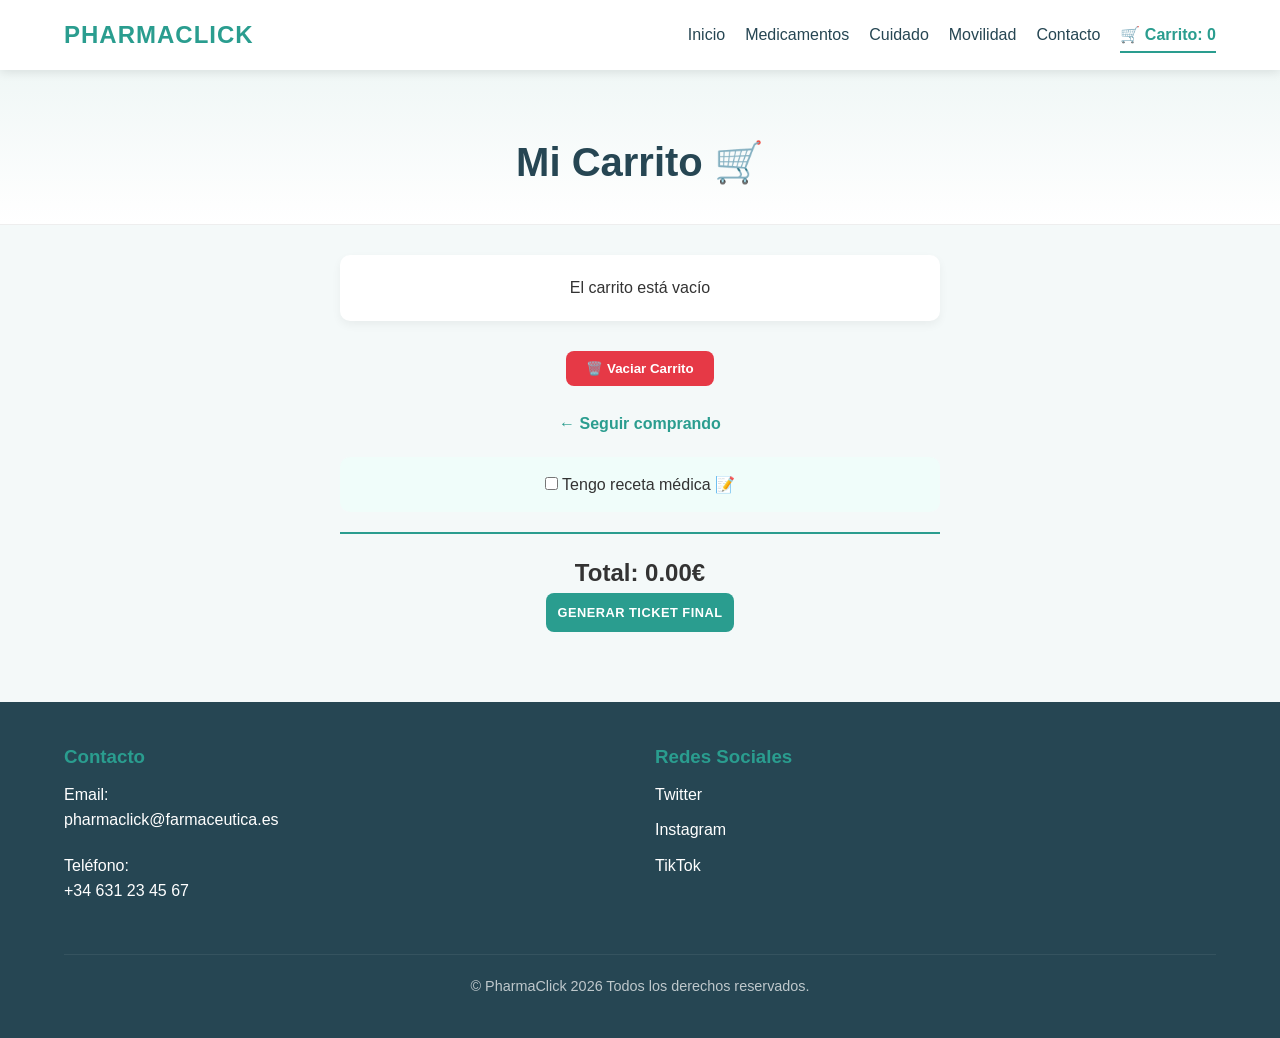
<file: ticket.html>
<!DOCTYPE html>
<html lang="es">
  <head>
    <meta charset="UTF-8">
    <meta name="viewport" content="width=device-width, initial-scale=1.0">  <!--para que sea responsive-->

    <title>Mi Carrito | Tu Salud Sin Esperas</title>

    <meta name="description" content="PharmaClick: tu farmacia online de confianza evita colas largas en tu farmacia"> <!--SEO-->
    <meta name="keywords" content="farmacia, salud">
    <meta name="author" content="Afia Zafar">

    <base href="./"> <!--es la base de las URL, que es la carpeta donde esta todo-->
    <link rel="icon" type="image/png" href="images/PharmaClick-logo.png">
    <link rel="stylesheet" href="CSS/reset.css">
    <link rel="stylesheet" href="CSS/styles.css">
  </head>

<body>
    <header role="banner">
        <div class="logo">
            <a href="index.html">PharmaClick</a>
        </div>
        
        <nav aria-label="Menú principal">
            <ul>
                <li><a href="index.html">Inicio</a></li>
                <li><a href="medicamentos.html">Medicamentos</a></li>
                <li><a href="cuidado.html">Cuidado</a></li>
                <li><a href="movilidad.html">Movilidad</a></li>
                <li><a href="contacto.html">Contacto</a></li>
                <li><a href="ticket.html" class="active" aria-current="page">🛒 Carrito: <span id="cart-count">0</span></a></li>
            </ul>
        </nav>
    </header>

    <main id="main-content">
        <section class="page-header">
            <h1>Mi Carrito 🛒</h1>
        </section>

        <div id="cart-items" class="cart-container"></div>

        <div class="cart-buttons">
            <button onclick="vaciarCarrito()" class="btn-empty">
                🗑️ Vaciar Carrito
            </button>
        </div>

        <div class="cart-back">
            <a href="index.html">← Seguir comprando</a>
        </div>

        <div id="zona-receta" class="recipe-zone">
            <label>
                <input type="checkbox" id="check-receta" onchange="avisarReceta()"> Tengo receta médica 📝
            </label>
        </div>

        <div class="cart-total-section">
            <h2>Total: <span id="cart-total">0.00</span>€</h2>
            <button onclick="generarTicketFinal()" class="btn-add btn-block">GENERAR TICKET FINAL</button>
        </div>

        <div id="modal-ticket" class="modal-overlay">
            <div id="ticket-imprimir" class="ticket-paper">
                <h2 class="ticket-title">PHARMACLICK</h2>
                <p class="ticket-subtitle">Tu Salud Sin Esperas</p>
                <hr>
                <div id="contenido-ticket-final"></div>
                <hr>
                <div id="aviso-receta-ticket" class="recipe-warning">
                    ⚠️ PRESENTA RECETA MÉDICA
                </div>
                <h3 class="ticket-total-text">Total: <span id="total-ticket-final"></span>€</h3>
                <p id="codigo-ticket" class="ticket-code"></p>
                
                <div class="modal-buttons">
                    <button onclick="window.print()" class="btn-print">Imprimir / PDF</button>
                    <button onclick="cerrarYFinalizar()" class="btn-close">Cerrar y Salir</button>
                </div>
            </div>
        </div>
    </main>

    <footer role="contentinfo">
        <div class="footer-grid">
            <section>
                <h3>Contacto</h3>
                <p>Email: <a href="mailto:pharmaclick@farmaceutica.es">pharmaclick@farmaceutica.es</a></p>

                <p>Teléfono: <a href="tel:+34631234567">+34 631 23 45 67</a></p>
            </section>
            <section>
                <h3>Redes Sociales</h3>
                <a href="https://twitter.com/..." target="_blank" rel="noopener noreferrer" aria-label="Twitter">Twitter</a>
                <a href="https://www.instagram.com/?hl=es" target="_blank" rel="noopener noreferrer" aria-label="Instagram">Instagram</a>
                <a href="https://www.tiktok.com/es-419/" target="_blank" rel="noopener noreferrer" aria-label="TikTok">TikTok</a>                
            </section>
        </div>
        <p class="copyright">&copy; PharmaClick 2026 Todos los derechos reservados.</p>
    </footer>


    <script src="JS/script.js"></script>
</body>
</html>
</file>
<file: CSS/styles.css>
/* == VARIABLES Y RESET == */
:root {
    --primary: #2a9d8f;      /* Verde */
    --secondary: #264653;    /* Azul oscuro */
    --golden: #e9c46a;       /* Dorado suave */
    --light: #f4f9f9;        /* Fondo claro */
    --dark: #333;
    --white: #ffffff;
    --red: #e63946;
}

* {
    margin: 0;
    padding: 0;
    box-sizing: border-box;
}

/*EFECTOS ANIMACION PARA Q DESLICE*/
html {
    scroll-behavior: smooth;
}

body {
    font-family: 'Segoe UI', Tahoma, Geneva, Verdana, sans-serif;
    line-height: 1.6;
    color: var(--dark);
    background-color: var(--light);
}

/* == (INDEX) PARTE PRINCIPAL == */
.hero {
    background: linear-gradient(135deg, var(--secondary) 0%, var(--primary) 100%);
    color: var(--white);
    padding: 100px 5%;
    text-align: center;
}

.hero h1 {
    font-size: 3rem;
    margin-bottom: 20px;
}

.hero p {
    font-size: 1.2rem;
    margin-bottom: 30px;
    opacity: 0.9;
}

.btn-cta {
    display: inline-block;
    background-color: rgba(255, 255, 255, 0.9);
    color: var(--secondary);
    padding: 12px 30px;
    text-decoration: none;
    border-radius: 50px;
    font-weight: bold;
    font-size: 1rem;
    text-transform: uppercase; 
    letter-spacing: 1px;
    border: 2px solid var(--white);
    transition: all 0.4s ease;
    box-shadow: 0 4px 15px rgba(0, 0, 0, 0.1);
}

.btn-cta:hover {
    background-color: transparent; 
    color: var(--white); 
    transform: scale(1.05);   
    box-shadow: 0 6px 20px rgba(255, 255, 255, 0.2);
}

/*INFO EXTRA*/
#mision , #funcion{
    padding: 60px 5%;
    max-width: 800px;
    margin: 0 auto;
    text-align: center;
}

#mision h2, #funcion h2 {
    color: var(--secondary);
    margin-bottom: 15px;
    font-size: 2rem;
}

/*LINEA BAJO TITULOS*/
#mision h2::after, #funcion h2::after {
    content: '';
    display: block;
    width: 50px;
    height: 3px;
    background-color: var(--primary);
    margin: 10px auto 0;
}

#mision p, #funcion ol p {
    font-size: 1rem;
    color: var(--dark);
    opacity: 0.8;
    margin-top: 15px;
}

#funcion ol {
    list-style: none; 
    padding: 0;
}

#funcion li {
    font-size: 1.3rem;
    color: var(--primary);
    margin-top: 30px;
    display: block;
}

/*SECCION DE CONFIANZA*/
#confianza {
    padding: 80px 5%;
    background-color: #f0f7f6;
    text-align: center;
}

.confianza-grid {
    display: grid;
    grid-template-columns: repeat(auto-fit, minmax(280px, 1fr));
    gap: 25px;
    margin-top: 40px;
    max-width: 1100px;
    margin-left: auto;
    margin-right: auto;
}

.confianza-card {
    background: var(--white);
    padding: 40px 25px;
    border-radius: 15px;
    box-shadow: 0 10px 30px rgba(0, 0, 0, 0.05);
    border-bottom: 5px solid var(--primary);
}

.confianza-card h3 {
    color: var(--secondary);
    margin-bottom: 15px;
}

/*SECCION FAQ*/
#faq {
    padding: 80px;
    max-width: 800px;
    margin: 0 auto;
}

.faq-container {
    margin-top: 40px;
    text-align: left;
}

.faq-item {
    margin-bottom: 30px;
    padding-bottom: 20px;
    border-bottom: 1px solid #eee;
}

.faq-item p {
    color: #555;
    line-height: 1.6;
}

/*TITULOS DE CONFIANZA Y FAQ*/
#confianza h2, #faq h2 {
    color: var(--secondary);
    font-size: 2rem;
    text-align: center;
}

/* == HEADER Y NAVEGACION == */
header {
    background-color: var(--white);
    display: flex;
    justify-content: space-between;
    align-items: center;
    padding: 1rem 5%;
    box-shadow: 0 2px 10px rgba(0,0,0,0.1);
    position: sticky;   /*para que el nav siempre esté arriba*/
    top: 0;
    z-index: 1000;
}

/*NOMBRE DEL LOGO*/
.logo a {
    font-size: 1.5rem;
    font-weight: bold;
    color: var(--primary);
    text-decoration: none;
    text-transform: uppercase;
    letter-spacing: 1px;
}

/*MENU*/
nav ul {
    display: flex;
    list-style: none;
}

nav ul li {
    margin-left: 20px;
}

nav ul li a {
    text-decoration: none;
    color: var(--secondary);
    font-weight: 500;
    padding: 8px 0; /*epacio arriba y abajo del texto*/
    transition: color 0.3s;
    border-bottom: 2px solid transparent; /*línea por defecto */
}

nav ul li a:hover {
    color: var(--primary);
    border-bottom: 2px solid var(--primary); /*linea*/
}

nav ul li a.active {
    color: var(--primary);
    border-bottom: 2px solid var(--primary); /*linea*/
    font-weight: bold;
}

/* == CATALOGO DE TODOS PRODUCTOS == */
.page-header {
    background: linear-gradient(to bottom, #f0f7f6 0%, var(--white) 100%);
    padding: 60px 5% 20px;
    text-align: center;
    border-bottom: 1px solid #eee;
    margin-bottom: 20px;
}

.product-grid {
    display: grid;
    grid-template-columns: repeat(3, 1fr);  /*crea 3 columnas*/
    gap: 20px;
    padding: 40px;
    max-width: 1200px;
    margin: 0 auto;
}

.product-card {
    background-color: white;
    border-radius: 12px;
    padding: 20px;
    text-align: center;
    border: 1px solid #eee;

    display: flex;
    flex-direction: column;
    align-items: center;
    height: 100%;

}

.product-card:hover {
    transform: translateY(-5px);
    box-shadow: 0 8px 20px rgba(0, 0, 0, 0.1);
}

.product-image img {
    max-width: 100%;
    height: 150px;
    object-fit: contain;
    margin-bottom: 15px;
}

.btn-add {
    background-color: var(--primary);
    color: white;
    border: none;
    padding: 12px;
    border-radius: 8px;
    font-weight: bold;
    cursor: pointer;
    transition: all 0.3s ease;

    letter-spacing: 0.5px;
    text-transform: uppercase;
    font-size: 0.8rem;
}

.btn-add:hover {
    background-color: var(--secondary);
}

.btn-add:active {
    transform: scale(0.95);
}

.product-price {
    font-size: 1.25rem;
    color: var(--primary);
    margin-bottom: 20px;
}

.product-descr {
    font-size: 0.9rem;
    color: #666;
    margin-bottom: 15px;
    line-height: 1.4;

    flex-grow: 1;
}

.page-header h1 {
    color: var(--secondary);
    font-size: 2.5rem;
    margin-bottom: 10px;
    font-weight: bold;
}

.page-header p {
    color: #666;
    max-width: 600px;
    margin: 0 auto;
}

.search-container {
    margin-top: 30px;
    display: flex;
    justify-content: center;
    max-width: 500px;
    margin-left: auto;
    margin-right: auto;
    box-shadow: 0 4px 15px rgba(0,0,0,0.05);
    border-radius: 50px;
    overflow: hidden; /* Para que las esquinas del input sigan la forma del contenedor */
}

.search-container input {
    flex: 1;
    padding: 15px 20px;
    border: 1px solid #ddd;
    border-right: none;
    outline: none;
    font-size: 1rem;
}

.btn-search {
    background-color: var(--primary);
    color: white;
    border: none;
    padding: 0 25px;
    cursor: pointer;
    font-weight: bold;
    transition: background 0.3s;
}

.btn-search:hover {
    background-color: var(--secondary);
}

/* == CONTACTO.HTML == */
.contacto-container {
    padding: 40px 5%;
    max-width: 600px;
    margin: 0 auto;
}

.form-group {
    margin-bottom: 20px;
    text-align: left;
}

.form-group label {
    display: block;
    margin-bottom: 8px;
    font-weight: bold;
    color: var(--secondary);
}

.form-group input, .form-group textarea {
    width: 100%;
    padding: 12px;
    border: 1px solid #ddd;
    border-radius: 8px;
    font-family: inherit;
}

/* == CARRITO (TUS ESTILOS ORIGINALES CENTRADOS) == */
.cart-container {
    max-width: 600px;
    margin: 30px auto; /* Esto centra la caja blanca en la pantalla */
    padding: 20px;
    background: var(--white);
    border-radius: 10px;
    box-shadow: 0 4px 10px rgba(0,0,0,0.05);
    
    /* Añadimos esto para que lo de dentro también se centre */
    display: flex;
    flex-direction: column;
    align-items: center; 
    text-align: center;
}

/* Esta es la clave para tus botones de abajo */
.cart-buttons {
    display: flex;
    justify-content: center; /* Centra los botones horizontalmente */
    gap: 15px;
    margin-top: 20px;
    margin-bottom: 25px;
    width: 100%;
}

.btn-empty {
    background: var(--red);
    color: white;
    border: none;
    padding: 10px 20px;
    border-radius: 8px;
    cursor: pointer;
    font-weight: bold;
}

.recipe-zone {
    background: #f0fdfa;
    padding: 15px;
    border-radius: 10px;
    margin: 20px auto;
    max-width: 600px;
    text-align: center;
}

.cart-total-section {
    width: 100%;
    max-width: 600px;
    margin: 20px auto;
    padding: 20px;
    border-top: 2px solid var(--primary);
    text-align: center; /* Centra el texto del total */
}

.cart-back {
    text-align: center;
    margin-bottom: 20px;
}

.cart-back a {
    color: var(--primary);
    text-decoration: none;
    font-weight: bold;
}

.cart-back a:hover {
    text-decoration: underline;
}

/* == TICKET FINAL Y MODAL == */
.modal-overlay {
    display: none; 
    position: fixed;
    top: 0; left: 0;
    width: 100%; height: 100%;
    /*background: rgba(0,0,0,0.85);*/
    z-index: 2000;
    align-items: center;
    justify-content: center;
    backdrop-filter: blur(4px);
}

.ticket-paper {
    background: white;
    width: 90%;
    max-width: 380px;
    padding: 30px;
    border-radius: 2px;
    font-family: 'Courier New', Courier, monospace;
    color: #333;
    border-top: 10px solid var(--primary);
}

/*
.recipe-warning {
    color: #d00000;
    font-weight: bold;
    text-align: center;
    padding: 10px;
    border: 2px solid #d00000;
    margin: 15px 0;
}
    */

.ticket-code {
    text-align: center;
    font-size: 1.5rem;
    font-weight: bold;
    background: #f8f8f8;
    padding: 15px;
    margin: 15px 0;
}

.modal-buttons {
    display: flex;
    gap: 10px;
    margin-top: 20px;
}

.btn-print {
    flex: 1;
    background: var(--primary);
    color: white;
    padding: 12px;
    border: none;
    border-radius: 5px;
    cursor: pointer;
}

.btn-close {
    flex: 1;
    background: #444;
    color: white;
    padding: 12px;
    border: none;
    border-radius: 5px;
    cursor: pointer;
}

/* == FOOTER == */
footer {
    background-color: var(--secondary);
    color: var(--white);
    padding: 40px 5% 20px;
    margin-top: 50px;
}

.footer-grid {
    display: grid;
    grid-template-columns: repeat(auto-fit, minmax(200px, 1fr));
    gap: 30px;
    margin-bottom: 30px;
}

footer h3 {
    margin-bottom: 10px;
    color: var(--primary);
}

footer p {
    margin-bottom: 20px;
}

footer a {
    display: block;
    color: var(--white);
    text-decoration: none;
    margin-bottom: 10px;
}

.copyright {
    text-align: center;
    border-top: 1px solid rgba(255,255,255,0.1);
    padding-top: 20px;
    font-size: 0.9rem;
    opacity: 0.7;
}

/* == DISEÑO RESPONSIVE == */
@media print {
    body * { visibility: hidden; }
    #ticket-imprimir, #ticket-imprimir * { visibility: visible; }
    #ticket-imprimir { position: absolute; left: 0; top: 0; width: 100%; }
    .modal-buttons { display: none; }
}

@media (max-width: 900px) {
    .product-grid { grid-template-columns: repeat(2, 1fr); }
}

@media (max-width: 600px) {
    .product-grid { grid-template-columns: 1fr; }
    .footer-grid { grid-template-columns: 1fr; }
}

@media (max-width: 768px) {
    header nav ul {
        flex-direction: column;
        align-items: center;
        gap: 10px;
        padding: 10px 0;
    }
}
</file>
